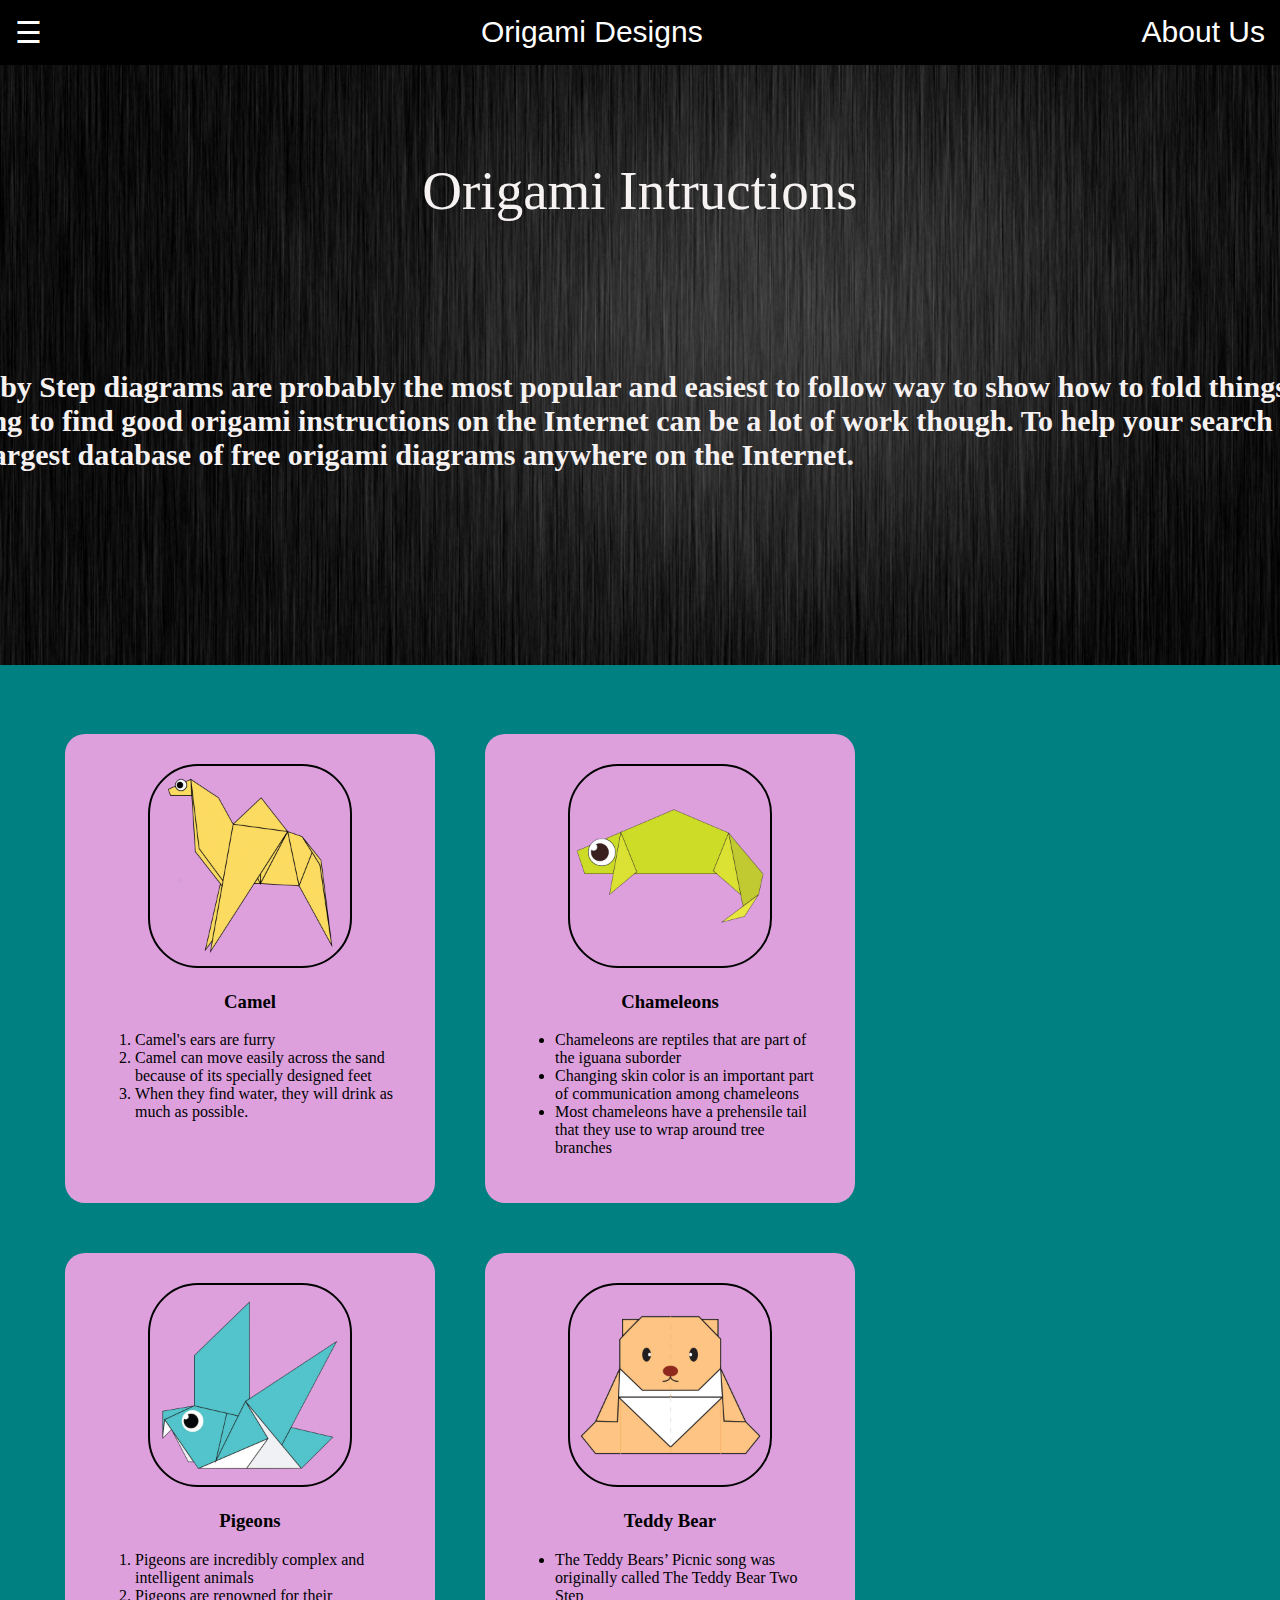
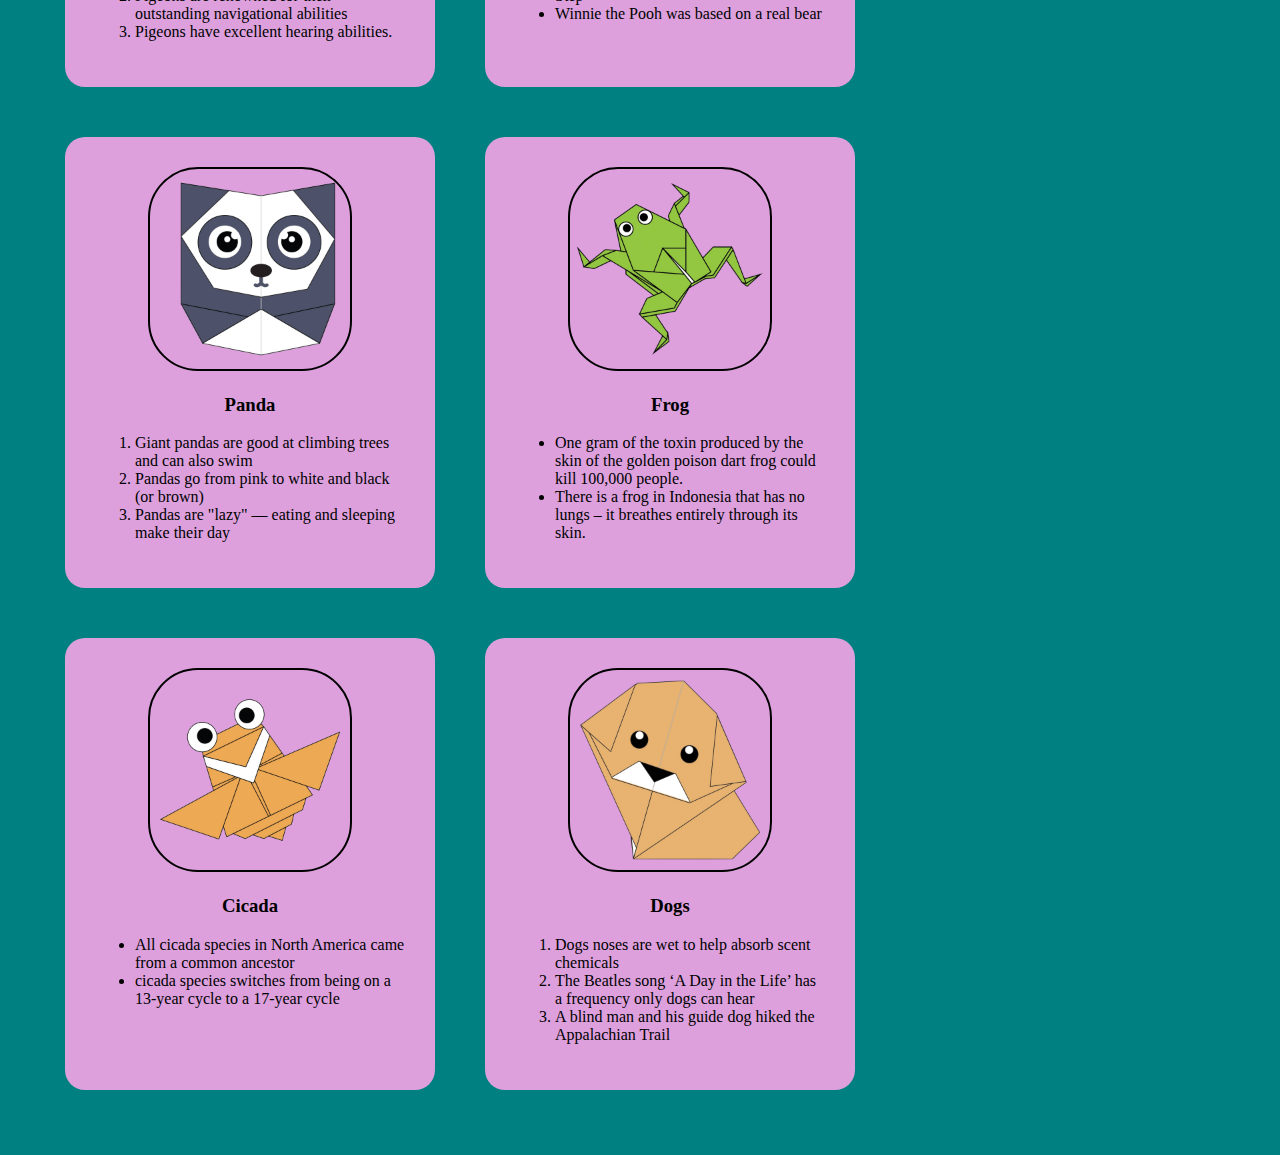
<file: index.html>
<!DOCTYPE html>
<!DOCTYPE html>
<html lang="en">
<head>
    <title>Origami Designs</title>
    <link rel="stylesheet" type="text/css" href="styles.css">
</head>
<body>
<div class="header">
    <div class="menu">
        <div ><a href ="#">☰</a></div>
        <div >Origami Designs</div>
        <div ><a href ="about.html">About Us</a></div>  
    </div>
</div>
<div class ="bodyimg">
    <img src="main2.jpg" height="600px" width="108%">
    <p>
    Origami Intructions 
    </p>
    <h3><br>
    Step by Step diagrams are probably the most popular and easiest to follow way to show how to fold things out of paper. 
    Trying to find good origami instructions on the Internet can be a lot of work though. To help your search we’ve put
    together the largest database of free origami diagrams anywhere on the Internet.
    </h3>
</div>
<div class ="grid">
    <div class ="origami">
        <center>
        <a href ="http://origami.me/camel/"><img src="camel.png" width="200px" height="200px"></a>
        <h3> Camel </h3>
        </center>
        <p>
            <ol>
                <li>Camel's ears are furry</li>
                <li>Camel can move easily across the sand because of its specially designed feet</li>
                <li>When they find water, they will drink as much as possible.</li>
            </ol>
        </p>
        </div>
    <div class="origami">
        <center>
        <a href="http://origami.me/chameleon/"><img src="chameleon.png" width="200px" height="200px"></a>
        <h3> Chameleons </h3>
        </center>
        <p> 
            <ul>
                <li>Chameleons are reptiles that are part of the iguana suborder</li>
                <li>Changing skin color is an important part of communication among chameleons</li>
                <li>Most chameleons have a prehensile tail that they use to wrap around tree branches</li>
            </ul>
        </p>
        </div>
    <div class="origami">
        <center>
        <a href="http://origami.me/pigeon/"><img src="pigeon.png" width="200px" height="200px"></a>
        <h3> Pigeons </h3>
        </center>
        <p>
        <ol>
            <li>Pigeons are incredibly complex and intelligent animals</li>
            <li>Pigeons are renowned for their outstanding navigational abilities</li>
            <li>Pigeons have excellent hearing abilities.</li>
        </ol>
        </p>
        </div>
    <div class="origami">
        <center>
        <a href="http://origami.me/teddy-bear/"><img src="teddy.png" width="200px" height="200px"></a>
        <h3> Teddy Bear </h3>
        </center>
        <p>
        <ul>
            <li>The Teddy Bears’ Picnic song was originally called The Teddy Bear Two Step</li>
            <li>Winnie the Pooh was based on a real bear</li>
            
        </ul>
        </p>
        </div>

    
    <div class="origami">
        <center>
            <a href="http://origami.me/panda/"><img src="panda.png" width="200px" height="200px"></a>
            <h3> Panda </h3>
        </center>
        <p>
        <ol>
            <li>Giant pandas are good at climbing trees and can also swim</li>
            <li>Pandas go from pink to white and black (or brown)</li>
            <li>Pandas are "lazy" — eating and sleeping make their day</li>
        </ol>
        </p>
    </div>
    <div class="origami">
        <center>
            <a href ="http://origami.me/traditional-frog/"><img src="frog.png" width="200px" height="200px"></a>
            <h3> Frog </h3>
        </center>
        <p>
        <ul>
            <li>One gram of the toxin produced by the skin of the golden poison dart frog could kill 100,000 people.</li>
            <li>There is a frog in Indonesia that has no lungs – it breathes entirely through its skin.</li>
    
        </ul>
        </p>
    </div>
    <div class="origami">
        <center>
            <a href="http://origami.me/flying-cicada/"><img src="cicada.png" width="200px" height="200px"></a>
            <h3> Cicada </h3>
        </center>
        <p>
        <ul>
            <li>All cicada species in North America came from a common ancestor</li>
            <li>cicada species switches from being on a 13-year cycle to a 17-year cycle</li>
        </ul>
        </p>
    </div>
    <div class="origami">
        <center>
           <a href="http://origami.me/puppy/"><img src="dog.png" width="200px" height="200px"></a>
            <h3> Dogs </h3>
        </center>
        <p>
        <ol>
            <li>Dogs noses are wet to help absorb scent chemicals</li>
            <li>The Beatles song ‘A Day in the Life’ has a frequency only dogs can hear</li>
            <li>A blind man and his guide dog hiked the Appalachian Trail</li>
        </ol>
        </p>
    </div>
    

</div>
</body>
</html>
</file>
<file: styles.css>
.menu{
    display: flex;
    justify-content: space-between;
    background-color: black;
    padding: 15px;
    font-size: 30px;
    font-family: sans-serif;
    font-weight: 400;
    color: white;
}
body{
    margin: 0px;
    background-color:teal;
    
}
a{
    text-decoration :none
}
a:link{
    color:#ffffff;
}

/*a:old*/
/*a:clicked*/
/*a:seen{*/
/*a:visited{*/
   color: #FFFFFF
}

.bodyimg{
    position: absolute;
}
.bodyimg p{
    color:#f7f2f2;
    font-size: 55px;
    font-family: fantasy;
    position: absolute;
    top:15%;
    left:50%;
    transform: translate(-50%,-50%);
}
.bodyimg h3{
    color:#f7f2f2;
    font-family: fantasy;
    font-size: 30px;
    width: 1600px;
    position: absolute;
    top:40%;
    left:45%;
    transform: translate(-40%, -40%);
}
.grid{
    display: flex;
    flex-wrap: wrap;
    margin: 40px;
    font-family: sans-serif;
    
}
.grid img{
    border: 2px solid black;
    border-radius: 50px;
}
.origami {
    
    border-radius: 20px;
    background-color: plum;
    padding: 30px;
    margin: 25px;
    width:310px;
    font-family: fantasy;
    
}

/* .origami:hover{ */
/*.origami : mouseover{*/
/*.origami:link{*/
/*origami:hover{*/

    .origami:hover p {
        opacity: 1;
        color: turquoise;
    }
    
    .origami:hover img {
        opacity: 0.33;
    }
    
    .origami:hover{
        
        transform: scale(1.2);
    }
</file>
